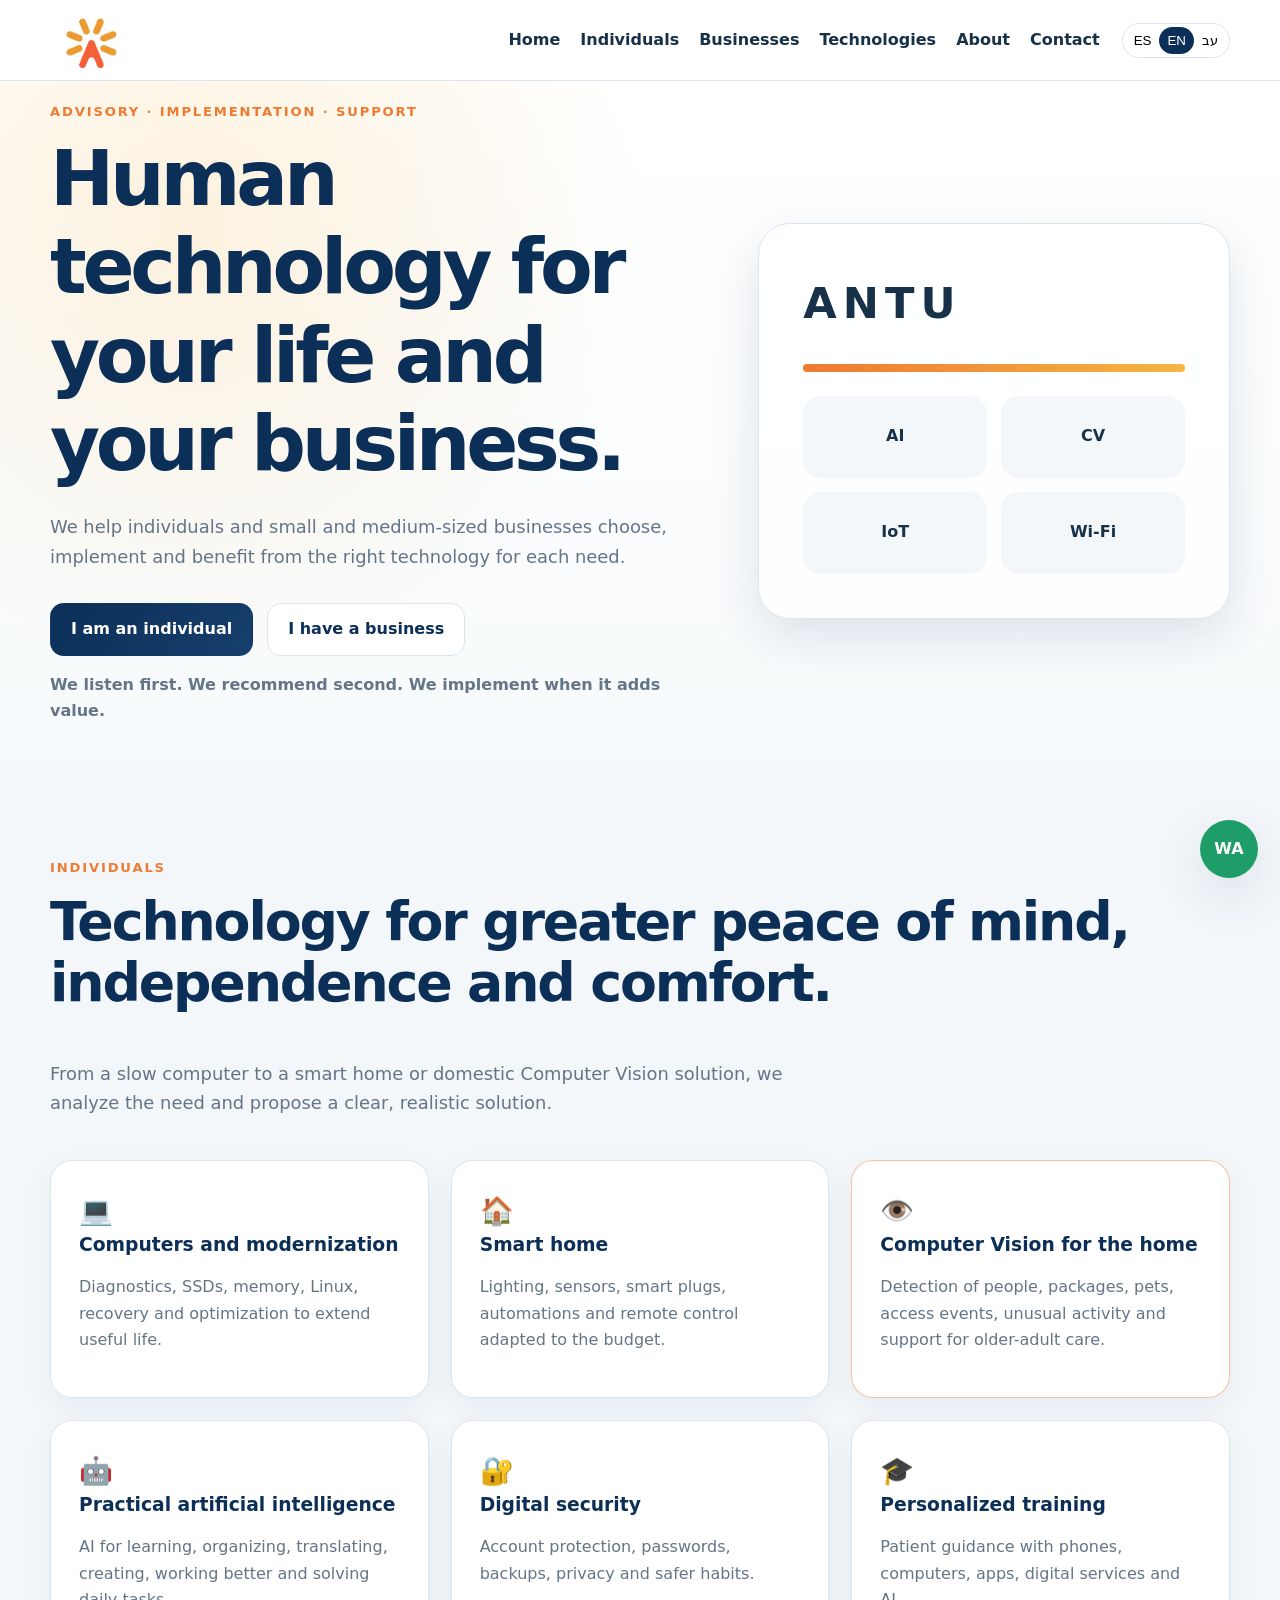
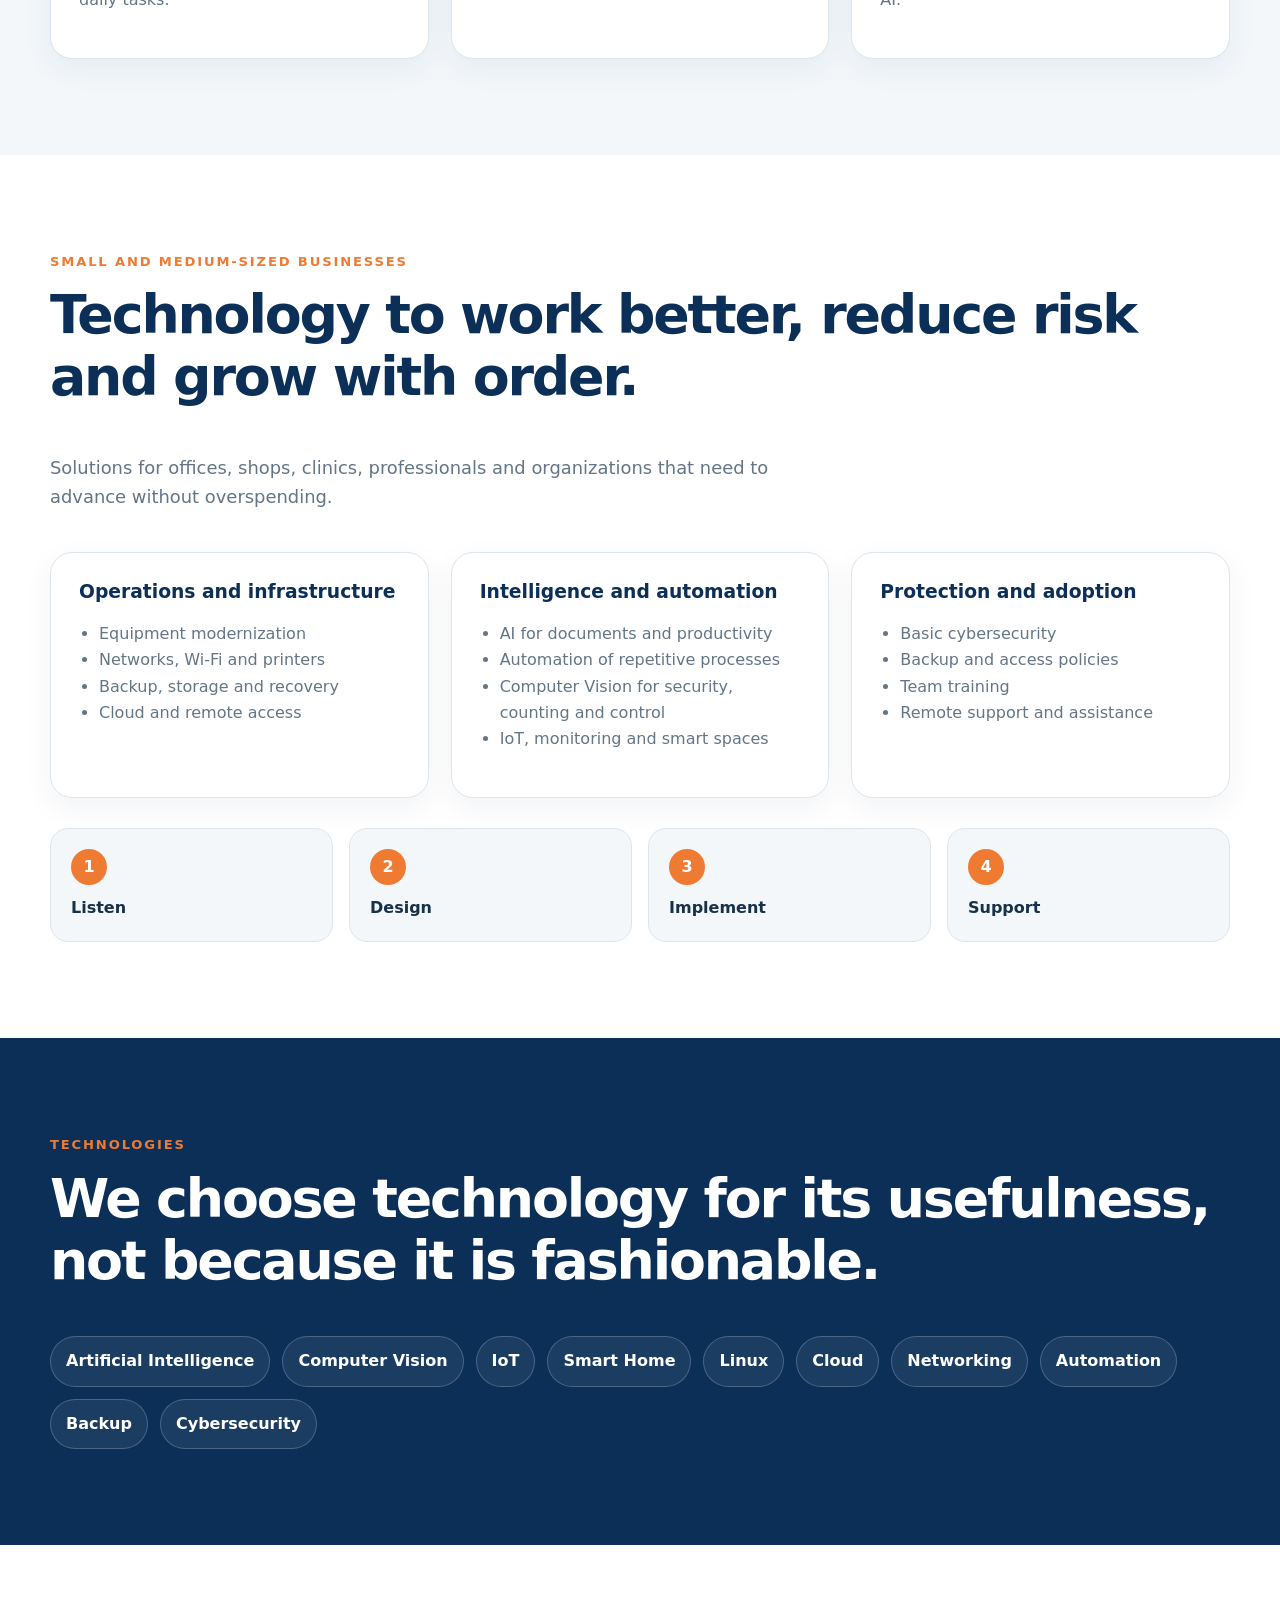
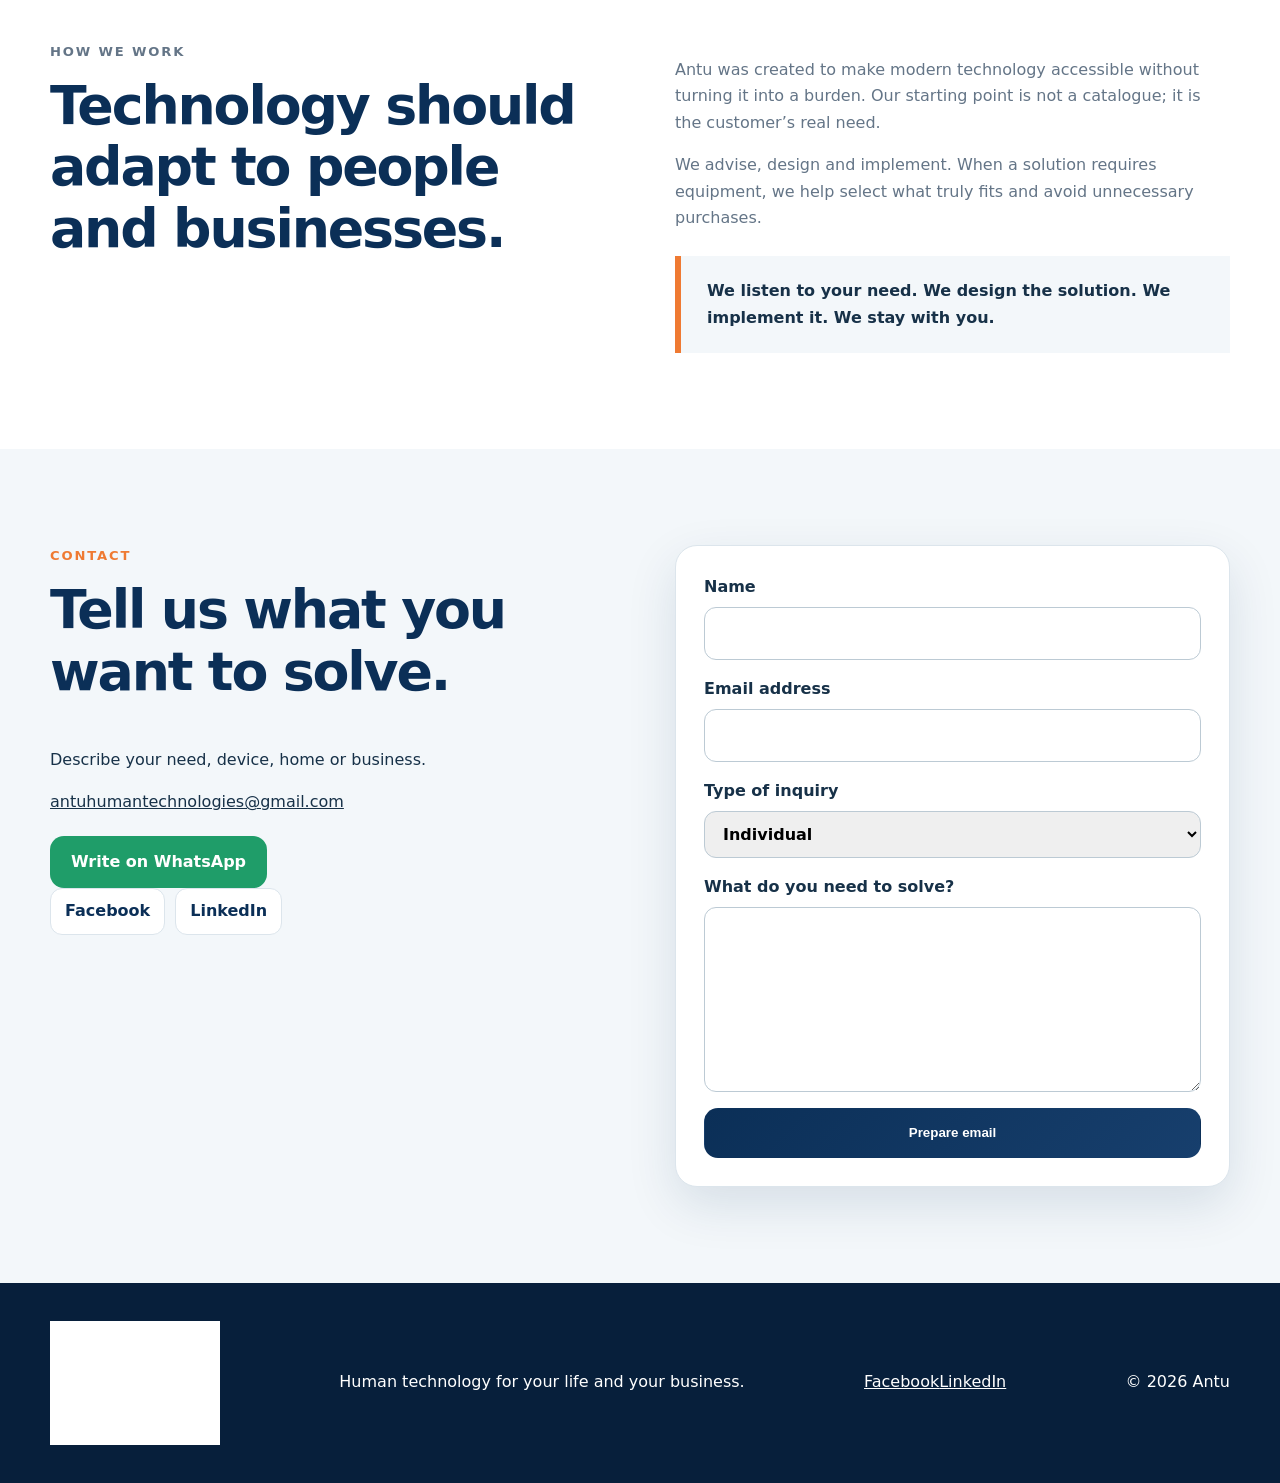
<file: index.html>
<!DOCTYPE html>
<html lang="es" dir="ltr">
<head>
  <meta charset="UTF-8"><meta name="viewport" content="width=device-width,initial-scale=1">
  <meta name="description" content="Antu: asesoría, implementación y soporte tecnológico para particulares y pequeñas y medianas empresas.">
  <title>Antu | Tecnología humana</title>
  <link rel="icon" href="assets/images/antu-icon.png">
  <link rel="stylesheet" href="assets/css/style.css">
  <script defer src="assets/js/script.js"></script>
</head>
<body>
<header><div class="wrap nav"><a href="#home" class="logo"><img src="assets/images/antu-logo.png" alt="Antu"></a><button id="menuBtn">☰</button><nav id="nav"><a href="#home" data-t="home">Inicio</a><a href="#people" data-t="people">Particulares</a><a href="#business" data-t="business">Empresas</a><a href="#tech" data-t="tech">Tecnologías</a><a href="#about" data-t="about">Nosotros</a><a href="#contact" data-t="contact">Contacto</a></nav><div class="langs"><button data-lang="es">ES</button><button data-lang="en">EN</button><button data-lang="he">עב</button></div></div></header>
<main>
<section id="home" class="hero"><div class="wrap grid"><div><p class="eyebrow" data-t="heroKicker">Asesoría · Implementación · Acompañamiento</p><h1 data-t="heroTitle">Tecnología humana para tu vida y tu negocio.</h1><p class="lead" data-t="heroText">Ayudamos a particulares y a pequeñas y medianas empresas a elegir, implementar y aprovechar la tecnología adecuada para cada necesidad.</p><div class="actions"><a class="btn primary" href="#people" data-t="ctaPeople">Soy particular</a><a class="btn secondary" href="#business" data-t="ctaBusiness">Tengo una empresa</a></div><p class="note" data-t="heroNote">Escuchamos primero. Recomendamos después. Implementamos cuando aporta valor.</p></div><div class="heroCard"><b>ANTU</b><div class="bar"></div><div class="chips"><span>AI</span><span>CV</span><span>IoT</span><span>Wi‑Fi</span></div></div></div></section>
<section id="people" class="section soft"><div class="wrap"><p class="eyebrow" data-t="peopleKicker">Particulares</p><h2 data-t="peopleTitle">Tecnología para vivir con más tranquilidad, autonomía y comodidad.</h2><p class="intro" data-t="peopleIntro">Desde una computadora lenta hasta un hogar inteligente o una solución doméstica de Computer Vision: analizamos la necesidad y proponemos una solución clara y realista.</p><div class="cards">
<article><i>💻</i><h3 data-t="p1t">Computadoras y modernización</h3><p data-t="p1d">Diagnóstico, SSD, memoria, Linux, recuperación y optimización para extender la vida útil.</p></article>
<article><i>🏠</i><h3 data-t="p2t">Hogar inteligente</h3><p data-t="p2d">Iluminación, sensores, enchufes, automatizaciones y control remoto adaptados al presupuesto.</p></article>
<article class="featured"><i>👁️</i><h3 data-t="p3t">Computer Vision para el hogar</h3><p data-t="p3d">Detección de personas, paquetes, mascotas, accesos, eventos inusuales y apoyo al cuidado de adultos mayores.</p></article>
<article><i>🤖</i><h3 data-t="p4t">Inteligencia artificial práctica</h3><p data-t="p4d">IA para aprender, organizar, traducir, crear, trabajar mejor y resolver tareas cotidianas.</p></article>
<article><i>🔐</i><h3 data-t="p5t">Seguridad digital</h3><p data-t="p5d">Protección de cuentas, contraseñas, copias de seguridad, privacidad y hábitos más seguros.</p></article>
<article><i>🎓</i><h3 data-t="p6t">Capacitación personalizada</h3><p data-t="p6d">Acompañamiento paciente con móviles, computadoras, aplicaciones, servicios digitales e IA.</p></article>
</div></div></section>
<section id="business" class="section"><div class="wrap"><p class="eyebrow" data-t="bizKicker">Pequeñas y medianas empresas</p><h2 data-t="bizTitle">Tecnología para trabajar mejor, reducir riesgos y crecer con orden.</h2><p class="intro" data-t="bizIntro">Soluciones para oficinas, comercios, consultorios, profesionales y organizaciones que necesitan avanzar sin sobredimensionar la inversión.</p><div class="columns"><article><h3 data-t="b1t">Operación e infraestructura</h3><ul><li data-t="b1a">Modernización de equipos</li><li data-t="b1b">Redes, Wi‑Fi e impresoras</li><li data-t="b1c">Backup, almacenamiento y recuperación</li><li data-t="b1d">Cloud y acceso remoto</li></ul></article><article><h3 data-t="b2t">Inteligencia y automatización</h3><ul><li data-t="b2a">IA para documentos y productividad</li><li data-t="b2b">Automatización de procesos repetitivos</li><li data-t="b2c">Computer Vision para seguridad, conteo y control</li><li data-t="b2d">IoT, monitoreo y espacios inteligentes</li></ul></article><article><h3 data-t="b3t">Protección y adopción</h3><ul><li data-t="b3a">Ciberseguridad básica</li><li data-t="b3b">Políticas de backup y acceso</li><li data-t="b3c">Capacitación del equipo</li><li data-t="b3d">Soporte remoto y acompañamiento</li></ul></article></div><div class="steps"><div><span>1</span><b data-t="s1">Escuchar</b></div><div><span>2</span><b data-t="s2">Diseñar</b></div><div><span>3</span><b data-t="s3">Implementar</b></div><div><span>4</span><b data-t="s4">Acompañar</b></div></div></div></section>
<section id="tech" class="section dark"><div class="wrap"><p class="eyebrow" data-t="techKicker">Tecnologías</p><h2 data-t="techTitle">Elegimos la tecnología por su utilidad, no por la moda.</h2><div class="tags"><span>Artificial Intelligence</span><span>Computer Vision</span><span>IoT</span><span>Smart Home</span><span>Linux</span><span>Cloud</span><span>Networking</span><span>Automation</span><span>Backup</span><span>Cybersecurity</span></div></div></section>
<section id="about" class="section"><div class="wrap about"><div><p class="eyebrow" data-t="aboutKicker">Nuestra forma de trabajar</p><h2 data-t="aboutTitle">La tecnología debe adaptarse a las personas y a los negocios.</h2></div><div><p data-t="about1">Antu nace para acercar tecnología moderna sin convertirla en una carga. Nuestro punto de partida no es un catálogo: es la necesidad real del cliente.</p><p data-t="about2">Asesoramos, diseñamos e implementamos. Cuando una solución requiere equipos, ayudamos a elegir lo que realmente sirve, evitando compras innecesarias.</p><blockquote data-t="aboutQuote">Escuchamos tu necesidad. Diseñamos la solución. La implementamos. Te acompañamos.</blockquote></div></div></section>
<section id="contact" class="section soft"><div class="wrap contact"><div><p class="eyebrow" data-t="contactKicker">Contacto</p><h2 data-t="contactTitle">Cuéntanos qué quieres resolver.</h2><p data-t="contactText">Describe tu necesidad, tu equipo, tu casa o tu empresa.</p><a id="emailLink" href="mailto:antuhumantechnologies@gmail.com">antuhumantechnologies@gmail.com</a><br><a class="btn wa whatsapp" href="#" target="_blank" data-t="whatsapp">Escribir por WhatsApp</a><div class="social-links" aria-label="Social media"><a class="social-link" href="https://www.facebook.com/profile.php?id=61592992322891" target="_blank" rel="noopener noreferrer" aria-label="Antu on Facebook">Facebook</a><a class="social-link" href="https://www.linkedin.com/company/antu-human-technologies/" target="_blank" rel="noopener noreferrer" aria-label="Antu on LinkedIn">LinkedIn</a></div></div><form id="form"><label><span data-t="name">Nombre</span><input name="name" required></label><label><span data-t="email">Correo electrónico</span><input type="email" name="email" required></label><label><span data-t="type">Tipo de consulta</span><select name="type"><option data-t="typeP">Particular</option><option data-t="typeB">Empresa</option><option data-t="typeO">Otra</option></select></label><label><span data-t="message">¿Qué necesitas resolver?</span><textarea name="message" rows="6" required></textarea></label><button class="btn primary" data-t="send">Preparar correo</button></form></div></section>
</main>
<a class="float whatsapp" href="#" target="_blank">WA</a>
<footer><div class="wrap foot"><img src="assets/images/antu-logo.png" alt="Antu"><p data-t="footer">Tecnología humana para tu vida y tu negocio.</p><div class="footer-social"><a href="https://www.facebook.com/profile.php?id=61592992322891" target="_blank" rel="noopener noreferrer">Facebook</a><a href="https://www.linkedin.com/company/antu-human-technologies/" target="_blank" rel="noopener noreferrer">LinkedIn</a></div><p>© <span id="year"></span> Antu</p></div></footer>
</body></html>
</file>
<file: assets/css/style.css>
:root{--navy:#0b2f57;--blue:#173f6d;--orange:#ef7a32;--gold:#f4b544;--ink:#173148;--muted:#647587;--soft:#f3f7fa;--line:#dce5ec;--green:#1f9d69;--shadow:0 18px 50px rgba(11,47,87,.12)}*{box-sizing:border-box}html{scroll-behavior:smooth}body{margin:0;font-family:Inter,system-ui,Segoe UI,Arial,sans-serif;color:var(--ink);line-height:1.65}body[dir=rtl]{font-family:Arial,sans-serif}img{max-width:100%;display:block}a{color:inherit}.wrap{width:min(calc(100% - 40px),1180px);margin:auto}.section{padding:96px 0;scroll-margin-top:88px}.soft{background:var(--soft)}header{position:sticky;top:0;z-index:100;background:#fffffff2;border-bottom:1px solid var(--line);backdrop-filter:blur(14px)}.nav{min-height:80px;display:flex;align-items:center;gap:22px}.logo{width:170px}.logo img{max-height:56px;object-fit:contain}.nav nav{margin-inline-start:auto;display:flex;gap:20px}.nav nav a{text-decoration:none;font-weight:700}.nav nav a:hover{color:var(--orange)}.langs{display:flex;border:1px solid var(--line);border-radius:99px;padding:3px}.langs button{border:0;background:none;padding:6px 8px;cursor:pointer}.langs button.active{background:var(--navy);color:white;border-radius:99px}#menuBtn{display:none;margin-inline-start:auto}.hero{background:radial-gradient(circle at 15% 20%,#f4b5442d,transparent 28rem),linear-gradient(#fff,#f7fafc)}.grid{min-height:680px;display:grid;grid-template-columns:1.15fr .85fr;align-items:center;gap:70px}.eyebrow{color:var(--orange);font-size:.82rem;font-weight:900;letter-spacing:.14em;text-transform:uppercase;margin:0 0 12px}h1,h2,h3{color:var(--navy);line-height:1.15;margin-top:0}h1{font-size:clamp(3rem,6vw,5.6rem);letter-spacing:-.055em;margin-bottom:24px}h2{font-size:clamp(2rem,4.2vw,3.7rem);letter-spacing:-.04em}.lead,.intro{font-size:1.12rem;color:var(--muted);max-width:800px}.actions{display:flex;gap:14px;flex-wrap:wrap;margin-top:32px}.btn{display:inline-flex;justify-content:center;align-items:center;min-height:50px;padding:12px 20px;border-radius:14px;text-decoration:none;font-weight:800;border:1px solid transparent;cursor:pointer}.primary{background:linear-gradient(135deg,var(--navy),var(--blue));color:#fff}.secondary{background:#fff;border-color:var(--line);color:var(--navy)}.wa{background:var(--green);color:#fff;margin-top:20px}.note{color:var(--muted);font-weight:700}.heroCard{padding:44px;border:1px solid var(--line);border-radius:32px;background:#ffffffdd;box-shadow:var(--shadow)}.heroCard>b{font-size:2.7rem;letter-spacing:.14em}.bar{height:8px;border-radius:99px;background:linear-gradient(90deg,var(--orange),var(--gold));margin:24px 0}.chips{display:grid;grid-template-columns:1fr 1fr;gap:14px}.chips span{display:grid;place-items:center;min-height:82px;background:var(--soft);border-radius:18px;font-weight:900}.cards{display:grid;grid-template-columns:repeat(3,1fr);gap:22px;margin-top:42px}.cards article,.columns article{background:#fff;border:1px solid var(--line);border-radius:22px;padding:28px;box-shadow:0 10px 30px rgba(11,47,87,.06)}.cards article.featured{border-color:#ef7a3277}.cards i{font-style:normal;font-size:1.7rem}.cards p,.columns li,.about p{color:var(--muted)}.columns{display:grid;grid-template-columns:repeat(3,1fr);gap:22px;margin-top:40px}.columns ul{padding-inline-start:20px}.steps{display:grid;grid-template-columns:repeat(4,1fr);gap:16px;margin-top:30px}.steps div{background:var(--soft);border:1px solid var(--line);border-radius:18px;padding:20px}.steps span{display:grid;place-items:center;width:36px;height:36px;border-radius:50%;background:var(--orange);color:white;font-weight:900;margin-bottom:10px}.dark{background:var(--navy);color:white}.dark h2{color:white}.tags{display:flex;flex-wrap:wrap;gap:12px;margin-top:30px}.tags span{border:1px solid #ffffff35;background:#ffffff12;border-radius:99px;padding:11px 15px;font-weight:700}.about,.contact{display:grid;grid-template-columns:1fr 1fr;gap:70px}.about blockquote{margin:25px 0 0;padding:22px 26px;border-inline-start:6px solid var(--orange);background:var(--soft);font-weight:800}.contact form{display:grid;gap:16px;background:white;border:1px solid var(--line);border-radius:22px;padding:28px;box-shadow:var(--shadow)}label{display:grid;gap:7px;font-weight:700}input,select,textarea{width:100%;padding:12px 14px;border:1px solid #bccad4;border-radius:12px;font:inherit}.float{position:fixed;right:22px;bottom:22px;width:58px;height:58px;border-radius:50%;background:var(--green);color:white;display:grid;place-items:center;text-decoration:none;font-weight:900;box-shadow:var(--shadow)}body[dir=rtl] .float{right:auto;left:22px}footer{background:#071f3b;color:white;padding:38px 0}.foot{display:flex;align-items:center;gap:25px;justify-content:space-between}.foot img{width:170px;filter:brightness(0) invert(1)}@media(max-width:900px){#menuBtn{display:block}.nav nav{display:none;position:absolute;top:80px;inset-inline:20px;flex-direction:column;background:#fff;border:1px solid var(--line);padding:14px;border-radius:14px;box-shadow:var(--shadow)}.nav nav.open{display:flex}.grid,.about,.contact{grid-template-columns:1fr}.cards,.columns{grid-template-columns:1fr 1fr}.steps{grid-template-columns:1fr 1fr}}@media(max-width:600px){.wrap{width:min(calc(100% - 28px),1180px)}.section{padding:72px 0}.logo{width:125px}.langs button{padding:5px 6px}.cards,.columns,.steps{grid-template-columns:1fr}.foot{flex-direction:column;align-items:flex-start}.grid{min-height:auto;padding-top:30px}}


.social-links { display:flex; flex-wrap:wrap; gap:10px; }
.social-link { display:inline-flex; align-items:center; gap:8px; min-height:44px; padding:9px 14px; border:1px solid var(--line); border-radius:12px; background:#fff; color:var(--navy); text-decoration:none; font-weight:800; transition:transform .16s ease,border-color .16s ease,color .16s ease; }
.social-link:hover,.social-link:focus-visible { transform:translateY(-2px); border-color:var(--orange); color:var(--orange); }
.social-link span:first-child { display:inline-grid; place-items:center; width:26px; height:26px; border-radius:7px; background:var(--navy); color:#fff; font-size:.8rem; font-weight:900; text-transform:lowercase; }
</file>
